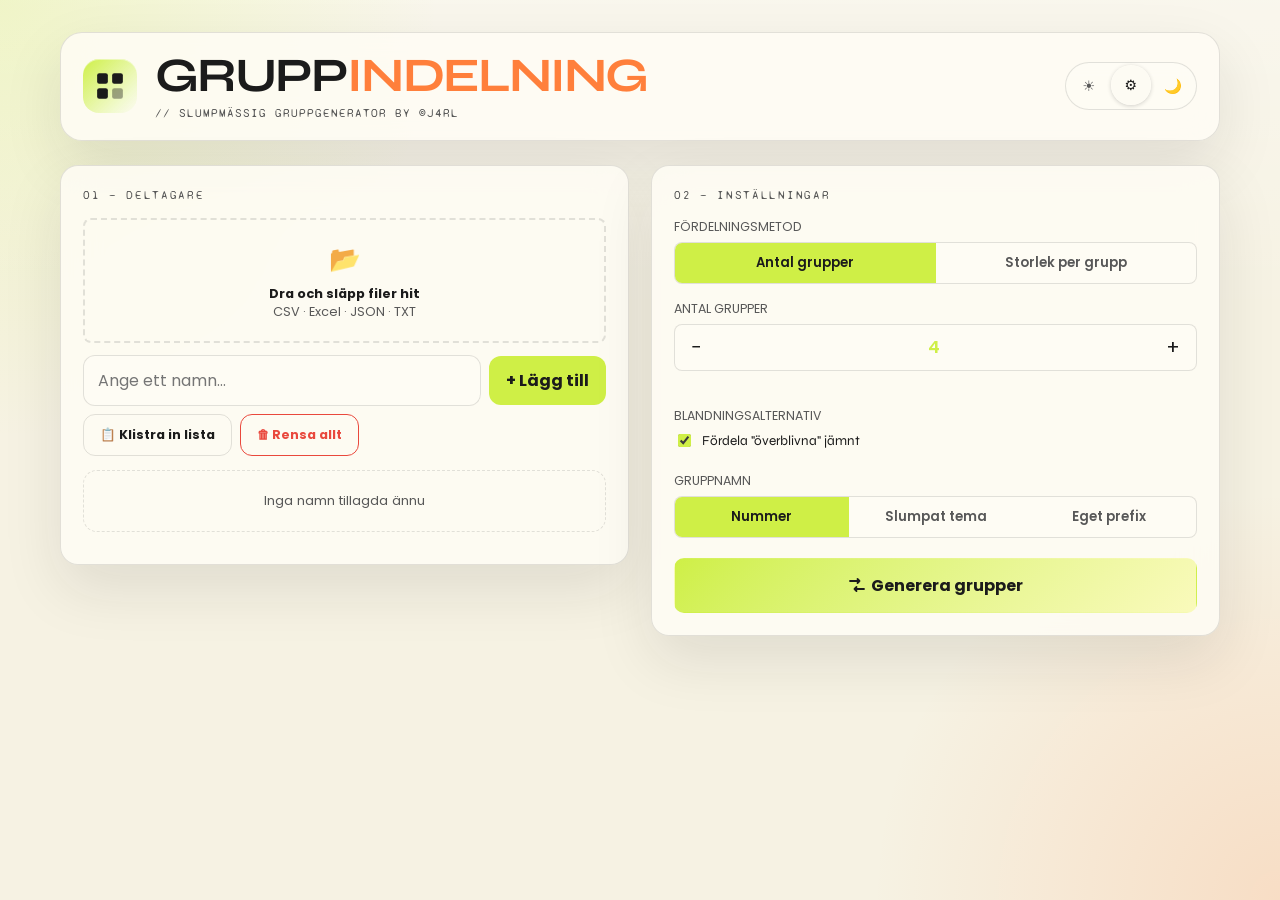
<file: index.html>
<!DOCTYPE html>
<html lang="sv" data-theme="auto">

<head>
  <meta charset="UTF-8">
  <meta name="viewport" content="width=device-width, initial-scale=1.0">
  <title>Gruppindelning</title>
  <link rel="stylesheet" href="style.css">
  <script src="app.js"></script>

</head>

<body>
  <div class="app">
    <header>
      <div class="logo-mark">
        <svg viewBox="0 0 28 28" fill="none">
          <rect x="2" y="2" width="10" height="10" rx="2" fill="currentColor" />
          <rect x="16" y="2" width="10" height="10" rx="2" fill="currentColor" />
          <rect x="2" y="16" width="10" height="10" rx="2" fill="currentColor" />
          <rect x="16" y="16" width="10" height="10" rx="2" fill="currentColor" opacity="0.4" />
        </svg>
      </div>
      <div>
        <h1>Grupp<span>indelning</span></h1>
        <div class="subtitle">// slumpmässig gruppgenerator by &copy;j4rl</div>
      </div>
      <div class="theme-toggle" id="themeToggle">
        <button onclick="setTheme('light')" title="Ljust läge">☀️</button>
        <button onclick="setTheme('auto')" title="Automatiskt">⚙️</button>
        <button onclick="setTheme('dark')" title="Mörkt läge">🌙</button>
      </div>
    </header>

    <div class="layout">
      <!-- Panel 1: Names -->
      <div class="panel">
        <div class="panel-title">01 — Deltagare</div>

        <!-- Import -->
        <div class="import-zone" id="dropZone">
          <input type="file" id="fileInput" accept=".csv,.xlsx,.xls,.json,.txt" multiple>
          <div class="import-icon">📂</div>
          <div class="import-text">
            <strong>Dra och släpp filer hit</strong><br>
            CSV · Excel · JSON · TXT
          </div>
        </div>

        <!-- Manual add -->
        <div class="name-input-row">
          <input type="text" id="nameInput" placeholder="Ange ett namn..." autocomplete="off">
          <button class="btn" onclick="addName()">+ Lägg till</button>
        </div>

        <!-- Bulk paste -->
        <div class="flex-row mt8">
          <button class="btn btn-ghost" onclick="togglePaste()" style="font-size:0.78rem;">📋 Klistra in lista</button>
          <button class="btn btn-ghost" onclick="clearAll()"
            style="font-size:0.78rem; color: var(--danger); border-color: var(--danger);">🗑 Rensa allt</button>
        </div>

        <div id="pasteArea" style="display:none; margin-top:10px;">
          <textarea id="pasteInput" placeholder="En rad per namn, eller kommaseparerat..."
            style="width:100%; height:90px; background:var(--surface2); border:1px solid var(--border); border-radius:8px; padding:10px; color:var(--text); font-family:'Syne Mono',monospace; font-size:0.82rem; resize:vertical; outline:none;"></textarea>
          <div class="flex-row mt8">
            <button class="btn" style="font-size:0.8rem;" onclick="importPaste()">Importera</button>
            <button class="btn btn-ghost" style="font-size:0.8rem;" onclick="togglePaste()">Avbryt</button>
          </div>
        </div>

        <!-- List -->
        <div id="nameList" class="name-list" style="margin-top:14px;">
          <div class="empty-state" id="emptyState">Inga namn tillagda ännu</div>
        </div>
        <div class="name-count" id="nameCount"></div>
      </div>

      <!-- Panel 2: Settings -->
      <div class="panel">
        <div class="panel-title">02 — Inställningar</div>

        <div class="settings-row">
          <div class="setting-item">
            <label>FÖRDELNINGSMETOD</label>
            <div class="mode-toggle">
              <button class="active" id="modeAntal" onclick="setMode('antal')">Antal grupper</button>
              <button id="modeStorlek" onclick="setMode('storlek')">Storlek per grupp</button>
            </div>
          </div>

          <div class="setting-item">
            <label id="numLabel">ANTAL GRUPPER</label>
            <div class="number-input-wrap">
              <button onclick="changeNum(-1)">−</button>
              <span id="numDisplay">4</span>
              <button onclick="changeNum(1)">+</button>
            </div>
            <div class="predict-text" id="predictText"></div>
          </div>

          <div class="setting-item">
            <label>BLANDNINGSALTERNATIV</label>
            <div style="display:flex; flex-direction:column; gap:6px;">
              <label
                style="display:flex; align-items:center; gap:8px; color:var(--text); cursor:pointer; font-family:'Syne',sans-serif; font-size:0.85rem;">
                <input type="checkbox" id="keepRemainder" checked style="accent-color: var(--accent);">
                Fördela "överblivna" jämnt
              </label>
            </div>
          </div>

          <div class="setting-item">
            <label>GRUPPNAMN</label>
            <div class="mode-toggle">
              <button class="active" id="nameStyleNum" onclick="setNameStyle('nummer')">Nummer</button>
              <button id="nameStyleTheme" onclick="setNameStyle('tema')">Slumpat tema</button>
              <button id="nameStyleCustom" onclick="setNameStyle('eget')">Eget prefix</button>
            </div>
            <div id="themePickerWrap" style="display:none; margin-top:10px;">
              <label
                style="font-size:0.72rem; color:var(--muted); font-family:'Syne Mono',monospace; display:block; margin-bottom:6px;">VÄLJ
                TEMA</label>
              <div style="display:flex; flex-wrap:wrap; gap:6px;" id="themePicker"></div>
            </div>
            <div id="customPrefixWrap" style="display:none; margin-top:10px;">
              <input type="text" id="customPrefix" placeholder="ex: Lag, Team, Klass..." style="width:100%;">
            </div>
          </div>
        </div>

        <div class="action-row">
          <button class="btn btn-big shuffle-btn" onclick="generateGroups()">
            <svg width="16" height="16" viewBox="0 0 16 16" fill="none">
              <path d="M1 4h9.5M10.5 4l-2-2m2 2-2 2M15 12H5.5m0 0 2 2m-2-2 2-2" stroke="currentColor" stroke-width="1.8"
                stroke-linecap="round" />
            </svg>
            Generera grupper
          </button>
        </div>
      </div>

      <!-- Results -->
      <div class="results-area panel" id="resultsArea">
        <div class="results-header">
          <div class="results-title">
            Resultat
            <span class="results-badge" id="resultsBadge">0 grupper</span>
          </div>
          <div class="copy-row">
            <button class="btn btn-ghost" style="font-size:0.78rem;" onclick="copyResult()">📋 Kopiera</button>
            <button class="btn btn-ghost" style="font-size:0.78rem;" onclick="downloadResult()">💾 Ladda ner</button>
            <button class="btn btn-ghost" style="font-size:0.78rem;" onclick="downloadPDF()">📄 PDF</button>
            <button class="btn shuffle-btn" style="font-size:0.78rem;" onclick="generateGroups()">
              <svg width="13" height="13" viewBox="0 0 16 16" fill="none">
                <path d="M1 4h9.5M10.5 4l-2-2m2 2-2 2M15 12H5.5m0 0 2 2m-2-2 2-2" stroke="currentColor"
                  stroke-width="1.8" stroke-linecap="round" />
              </svg>
              Blanda om
            </button>
          </div>
        </div>
        <div class="groups-grid" id="groupsGrid"></div>
        <div class="print-footer">Genererad av Gruppindelning &mdash; <span id="printDate"></span></div>
      </div>
    </div>
  </div>

  <div class="toast" id="toast"></div>

  <div id="importModal" class="ia-backdrop" style="display:none;" onclick="if(event.target===this)closeImportModal()">
    <div class="ia-modal">
      <div class="ia-modal-head">
        <span>📊 Importanalys</span>
        <button class="ia-close" onclick="closeImportModal()">×</button>
      </div>
      <div id="importModalBody" class="ia-modal-body"></div>
      <div class="ia-modal-foot">
        <button class="btn" onclick="confirmImport()">✓ Importera</button>
        <button class="btn btn-ghost" onclick="closeImportModal()">Avbryt</button>
      </div>
    </div>
  </div>
</body>

</html>
</file>
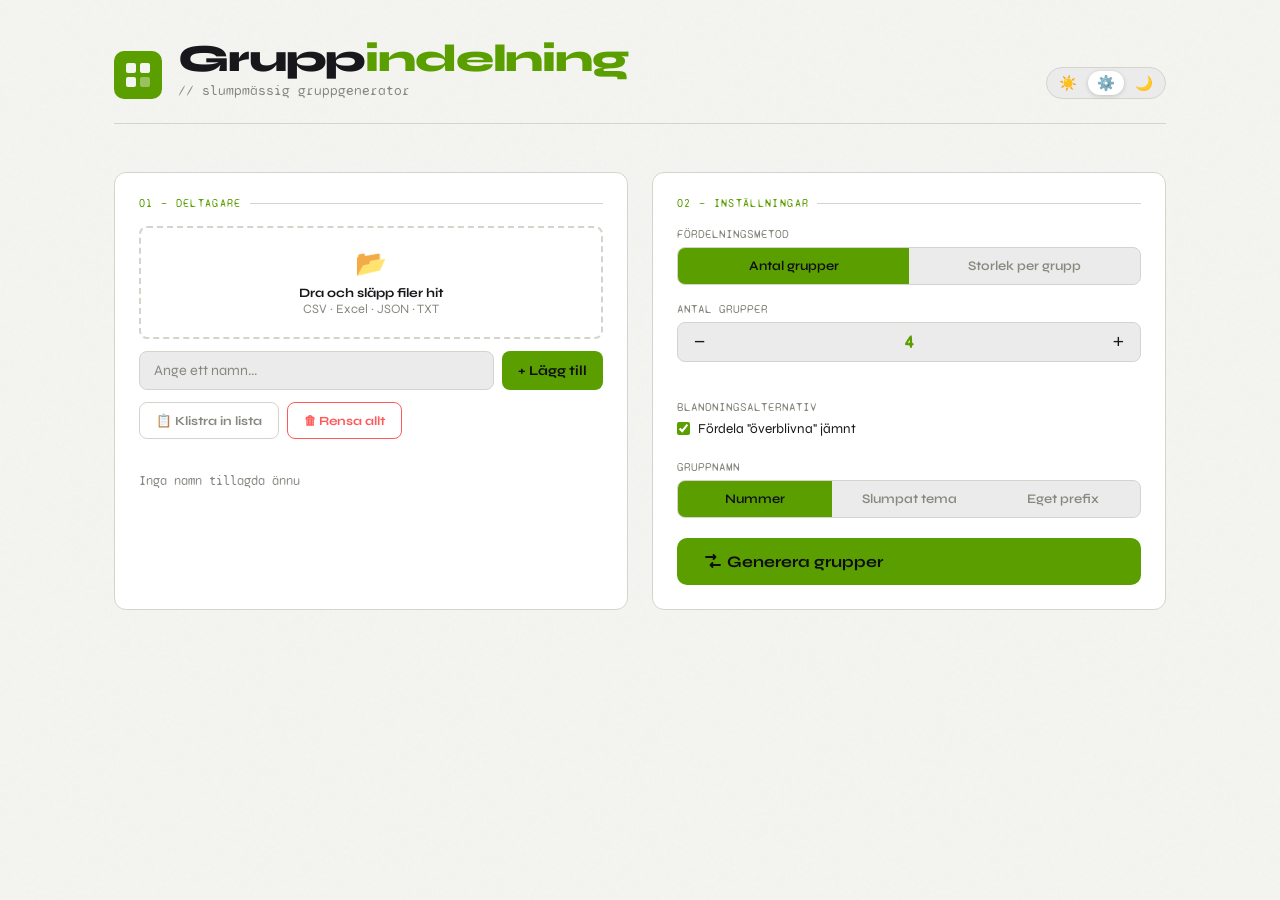
<file: gruppindelning.html>
<!DOCTYPE html>
<html lang="sv" data-theme="auto">
<head>
<meta charset="UTF-8">
<meta name="viewport" content="width=device-width, initial-scale=1.0">
<title>Gruppindelning</title>
<link href="https://fonts.googleapis.com/css2?family=Syne:wght@400;600;700;800&family=Syne+Mono&display=swap" rel="stylesheet">
<style>
  :root {
    --accent: #8fbc2a;
    --accent2: #7b61ff;
    --danger: #ff5a5a;
    --radius: 12px;
    /* dark defaults */
    --bg: #0e0e12;
    --surface: #16161d;
    --surface2: #1e1e28;
    --border: #2a2a38;
    --text: #f0f0f5;
    --muted: #6b6b80;
  }

  /* Light theme */
  [data-theme="light"] {
    --bg: #f4f4f0;
    --surface: #ffffff;
    --surface2: #ebebeb;
    --border: #d4d4cc;
    --text: #18181c;
    --muted: #888880;
    --accent: #5a9e00;
    --accent2: #5a3fd6;
  }

  /* Auto: follow OS */
  @media (prefers-color-scheme: light) {
    [data-theme="auto"] {
      --bg: #f4f4f0;
      --surface: #ffffff;
      --surface2: #ebebeb;
      --border: #d4d4cc;
      --text: #18181c;
      --muted: #888880;
      --accent: #5a9e00;
      --accent2: #5a3fd6;
    }
  }

  * { box-sizing: border-box; margin: 0; padding: 0; }

  body {
    background: var(--bg);
    color: var(--text);
    font-family: 'Syne', sans-serif;
    min-height: 100vh;
    overflow-x: hidden;
    transition: background 0.25s, color 0.25s;
  }

  /* Noise overlay */
  body::before {
    content: '';
    position: fixed;
    inset: 0;
    background-image: url("data:image/svg+xml,%3Csvg viewBox='0 0 256 256' xmlns='http://www.w3.org/2000/svg'%3E%3Cfilter id='noise'%3E%3CfeTurbulence type='fractalNoise' baseFrequency='0.9' numOctaves='4' stitchTiles='stitch'/%3E%3C/filter%3E%3Crect width='100%25' height='100%25' filter='url(%23noise)' opacity='0.04'/%3E%3C/svg%3E");
    pointer-events: none;
    z-index: 0;
    opacity: 0.6;
  }

  .app {
    position: relative;
    z-index: 1;
    max-width: 1100px;
    margin: 0 auto;
    padding: 40px 24px 80px;
  }

  header {
    display: flex;
    align-items: flex-end;
    gap: 16px;
    margin-bottom: 48px;
    border-bottom: 1px solid var(--border);
    padding-bottom: 24px;
  }

  .logo-mark {
    width: 48px;
    height: 48px;
    background: var(--accent);
    border-radius: 10px;
    display: grid;
    place-items: center;
    flex-shrink: 0;
    color: var(--bg);
  }

  .logo-mark svg { width: 28px; height: 28px; }

  h1 {
    font-size: clamp(1.6rem, 4vw, 2.4rem);
    font-weight: 800;
    letter-spacing: -0.03em;
    line-height: 1;
  }

  h1 span { color: var(--accent); }

  .subtitle {
    font-size: 0.85rem;
    color: var(--muted);
    margin-top: 4px;
    font-family: 'Syne Mono', monospace;
  }

  .layout {
    display: grid;
    grid-template-columns: 1fr 1fr;
    gap: 24px;
  }

  @media (max-width: 760px) {
    .layout { grid-template-columns: 1fr; }
  }

  .panel {
    background: var(--surface);
    border: 1px solid var(--border);
    border-radius: var(--radius);
    padding: 24px;
  }

  .panel-title {
    font-size: 0.7rem;
    font-family: 'Syne Mono', monospace;
    color: var(--accent);
    text-transform: uppercase;
    letter-spacing: 0.12em;
    margin-bottom: 16px;
    display: flex;
    align-items: center;
    gap: 8px;
  }

  .panel-title::after {
    content: '';
    flex: 1;
    height: 1px;
    background: var(--border);
  }

  /* Name input area */
  .name-input-row {
    display: flex;
    gap: 8px;
    margin-bottom: 12px;
  }

  input[type="text"] {
    flex: 1;
    background: var(--surface2);
    border: 1px solid var(--border);
    border-radius: 8px;
    padding: 10px 14px;
    color: var(--text);
    font-family: 'Syne', sans-serif;
    font-size: 0.9rem;
    outline: none;
    transition: border-color 0.2s;
  }

  input[type="text"]:focus {
    border-color: var(--accent);
  }

  input[type="text"]::placeholder { color: var(--muted); }

  .btn {
    display: inline-flex;
    align-items: center;
    gap: 6px;
    background: var(--accent);
    color: #0e0e12;
    border: none;
    border-radius: 8px;
    padding: 10px 16px;
    font-family: 'Syne', sans-serif;
    font-weight: 700;
    font-size: 0.85rem;
    cursor: pointer;
    transition: transform 0.1s, opacity 0.2s;
    white-space: nowrap;
  }

  .btn:hover { opacity: 0.88; }
  .btn:active { transform: scale(0.97); }

  .btn-ghost {
    background: transparent;
    color: var(--muted);
    border: 1px solid var(--border);
  }

  .btn-ghost:hover { color: var(--text); border-color: var(--muted); opacity: 1; }

  .btn-danger {
    background: transparent;
    color: var(--danger);
    border: 1px solid var(--danger);
  }

  .btn-danger:hover { background: var(--danger); color: white; opacity: 1; }

  .btn-accent2 {
    background: var(--accent2);
    color: white;
  }

  /* Import area */
  .import-zone {
    border: 2px dashed var(--border);
    border-radius: 8px;
    padding: 20px;
    text-align: center;
    cursor: pointer;
    transition: border-color 0.2s, background 0.2s;
    margin-bottom: 12px;
    position: relative;
  }

  .import-zone:hover, .import-zone.drag-over {
    border-color: var(--accent);
    background: rgba(200,240,60,0.04);
  }

  .import-zone input[type="file"] {
    position: absolute;
    inset: 0;
    opacity: 0;
    cursor: pointer;
  }

  .import-icon { font-size: 1.6rem; margin-bottom: 6px; }
  .import-text { font-size: 0.8rem; color: var(--muted); }
  .import-text strong { color: var(--text); }

  /* Name list */
  .name-list {
    display: flex;
    flex-wrap: wrap;
    gap: 6px;
    max-height: 220px;
    overflow-y: auto;
    margin-top: 4px;
  }

  .name-list::-webkit-scrollbar { width: 4px; }
  .name-list::-webkit-scrollbar-track { background: transparent; }
  .name-list::-webkit-scrollbar-thumb { background: var(--border); border-radius: 2px; }

  .name-tag {
    display: inline-flex;
    align-items: center;
    gap: 5px;
    background: var(--surface2);
    border: 1px solid var(--border);
    border-radius: 20px;
    padding: 4px 10px 4px 12px;
    font-size: 0.82rem;
    animation: tagIn 0.2s ease;
  }

  @keyframes tagIn {
    from { opacity: 0; transform: scale(0.85); }
    to { opacity: 1; transform: scale(1); }
  }

  .name-tag button {
    background: none;
    border: none;
    color: var(--muted);
    cursor: pointer;
    font-size: 0.9rem;
    line-height: 1;
    padding: 0;
    transition: color 0.15s;
  }

  .name-tag button:hover { color: var(--danger); }

  .name-count {
    font-family: 'Syne Mono', monospace;
    font-size: 0.75rem;
    color: var(--muted);
    margin-top: 10px;
  }

  .name-count span { color: var(--accent); font-weight: 600; }

  /* Settings */
  .settings-row {
    display: flex;
    flex-direction: column;
    gap: 16px;
    margin-bottom: 20px;
  }

  .setting-item label {
    display: block;
    font-size: 0.78rem;
    color: var(--muted);
    margin-bottom: 6px;
    font-family: 'Syne Mono', monospace;
  }

  .mode-toggle {
    display: flex;
    background: var(--surface2);
    border: 1px solid var(--border);
    border-radius: 8px;
    overflow: hidden;
  }

  .mode-toggle button {
    flex: 1;
    background: none;
    border: none;
    color: var(--muted);
    font-family: 'Syne', sans-serif;
    font-size: 0.82rem;
    font-weight: 600;
    padding: 10px;
    cursor: pointer;
    transition: background 0.2s, color 0.2s;
  }

  .mode-toggle button.active {
    background: var(--accent);
    color: #0e0e12;
  }

  .number-input-wrap {
    display: flex;
    align-items: center;
    background: var(--surface2);
    border: 1px solid var(--border);
    border-radius: 8px;
    overflow: hidden;
  }

  .number-input-wrap button {
    background: none;
    border: none;
    color: var(--text);
    font-size: 1.2rem;
    padding: 8px 16px;
    cursor: pointer;
    transition: background 0.15s;
  }

  .number-input-wrap button:hover { background: var(--border); }

  .number-input-wrap span {
    flex: 1;
    text-align: center;
    font-family: 'Syne Mono', monospace;
    font-size: 1.1rem;
    font-weight: 600;
    color: var(--accent);
  }

  .predict-text {
    font-size: 0.75rem;
    color: var(--muted);
    font-family: 'Syne Mono', monospace;
    margin-top: 6px;
    min-height: 1.2em;
  }

  .predict-text strong { color: var(--text); }

  /* Actions */
  .action-row {
    display: flex;
    gap: 8px;
    flex-wrap: wrap;
  }

  .btn-big {
    padding: 14px 28px;
    font-size: 1rem;
    border-radius: 10px;
    flex: 1;
  }

  /* Results */
  .results-area {
    grid-column: 1 / -1;
    display: none;
  }

  .results-area.visible { display: block; }

  .results-header {
    display: flex;
    align-items: center;
    justify-content: space-between;
    margin-bottom: 20px;
    flex-wrap: wrap;
    gap: 12px;
  }

  .results-title {
    font-size: 1.1rem;
    font-weight: 700;
    display: flex;
    align-items: center;
    gap: 10px;
  }

  .results-badge {
    background: var(--accent);
    color: #0e0e12;
    font-size: 0.7rem;
    font-family: 'Syne Mono', monospace;
    padding: 3px 8px;
    border-radius: 20px;
    font-weight: 700;
  }

  .groups-grid {
    display: grid;
    grid-template-columns: repeat(auto-fill, minmax(180px, 1fr));
    gap: 16px;
  }

  .group-card {
    background: var(--surface);
    border: 1px solid var(--border);
    border-radius: var(--radius);
    overflow: hidden;
    animation: cardIn 0.3s ease both;
  }

  @keyframes cardIn {
    from { opacity: 0; transform: translateY(12px); }
    to { opacity: 1; transform: translateY(0); }
  }

  .group-header {
    padding: 10px 14px;
    font-size: 0.7rem;
    font-family: 'Syne Mono', monospace;
    font-weight: 600;
    letter-spacing: 0.08em;
    border-bottom: 1px solid var(--border);
    display: flex;
    align-items: center;
    justify-content: space-between;
  }

  .group-num {
    color: var(--accent);
  }

  .group-size {
    color: var(--muted);
    font-size: 0.65rem;
  }

  .group-members {
    padding: 10px 14px;
    display: flex;
    flex-direction: column;
    gap: 5px;
  }

  .member {
    font-size: 0.88rem;
    display: flex;
    align-items: center;
    gap: 6px;
    padding: 3px 0;
    border-bottom: 1px solid var(--border);
  }

  .member:last-child { border-bottom: none; }

  .member-dot {
    width: 6px;
    height: 6px;
    border-radius: 50%;
    background: var(--accent2);
    flex-shrink: 0;
  }

  /* Toast */
  .toast {
    position: fixed;
    bottom: 32px;
    left: 50%;
    transform: translateX(-50%) translateY(80px);
    background: var(--surface2);
    border: 1px solid var(--border);
    color: var(--text);
    font-family: 'Syne Mono', monospace;
    font-size: 0.82rem;
    padding: 12px 20px;
    border-radius: 40px;
    z-index: 100;
    transition: transform 0.3s cubic-bezier(0.34, 1.56, 0.64, 1);
    pointer-events: none;
    white-space: nowrap;
  }

  .toast.show { transform: translateX(-50%) translateY(0); }

  /* Print / PDF styles */
  @media print {
    @page { margin: 20mm 18mm; size: A4; }
    body { background: white !important; color: #111 !important; }
    body::before { display: none; }
    .app { padding: 0; max-width: 100%; }
    header, .layout > .panel:not(.results-area) { display: none !important; }
    .results-area {
      display: block !important;
      border: none !important;
      background: white !important;
      padding: 0 !important;
      grid-column: auto !important;
    }
    .results-header { margin-bottom: 14mm; }
    .results-title { font-size: 18pt; color: #111 !important; }
    .results-badge { background: #111 !important; color: white !important; font-size: 8pt; }
    .copy-row { display: none !important; }
    .groups-grid { grid-template-columns: repeat(3, 1fr); gap: 8mm; }
    .group-card {
      background: white !important;
      border: 1.5pt solid #ccc !important;
      border-radius: 6pt;
      break-inside: avoid;
      page-break-inside: avoid;
    }
    .group-header {
      background: #f5f5f5 !important;
      padding: 6pt 10pt !important;
      border-bottom: 1pt solid #ddd !important;
    }
    .group-num { font-size: 8pt !important; }
    .group-size { font-size: 7pt !important; color: #666 !important; }
    .group-members { padding: 6pt 10pt !important; }
    .member { font-size: 9pt !important; color: #111 !important; border-bottom: 0.5pt solid #eee !important; padding: 2pt 0 !important; }
    .member-dot { background: #555 !important; }
    .print-footer { display: block !important; }
    * { -webkit-print-color-adjust: exact; print-color-adjust: exact; }
  }
  .print-footer {
    display: none;
    text-align: center;
    margin-top: 14mm;
    font-size: 7pt;
    color: #aaa;
    font-family: monospace;
  }

  .theme-btn {
    background: var(--surface2);
    border: 1px solid var(--border);
    border-radius: 6px;
    color: var(--text);
    font-family: 'Syne', sans-serif;
    font-size: 0.78rem;
    padding: 5px 10px;
    cursor: pointer;
    transition: border-color 0.15s, background 0.15s;
    white-space: nowrap;
  }
  .theme-btn:hover { border-color: var(--muted); }
  .theme-btn.active { border-color: var(--accent); background: rgba(200,240,60,0.1); color: var(--accent); }

  /* Utility */
  .flex-row { display: flex; gap: 8px; align-items: center; }
  .mt8 { margin-top: 8px; }
  .empty-state { color: var(--muted); font-size: 0.82rem; padding: 20px 0; text-align: center; font-family: 'Syne Mono', monospace; }

  .copy-row { display: flex; gap: 8px; flex-wrap: wrap; }

  .shuffle-btn {
    display: flex;
    align-items: center;
    gap: 6px;
  }

  .shuffle-btn svg {
    transition: transform 0.4s;
  }
  .shuffle-btn:hover svg { transform: rotate(180deg); }

  /* Theme toggle */
  .theme-toggle {
    display: flex;
    align-items: center;
    background: var(--surface2);
    border: 1px solid var(--border);
    border-radius: 30px;
    padding: 3px;
    gap: 2px;
    margin-left: auto;
  }

  .theme-toggle button {
    background: none;
    border: none;
    border-radius: 24px;
    padding: 5px 9px;
    cursor: pointer;
    font-size: 0.9rem;
    line-height: 1;
    color: var(--muted);
    transition: background 0.18s, color 0.18s;
  }

  .theme-toggle button.active {
    background: var(--surface);
    color: var(--text);
    box-shadow: 0 1px 4px rgba(0,0,0,0.18);
  }

  [data-theme="light"] .theme-toggle button.active {
    box-shadow: 0 1px 4px rgba(0,0,0,0.10);
  }
</style>
</head>
<body>
<div class="app">
  <header>
    <div class="logo-mark">
      <svg viewBox="0 0 28 28" fill="none">
        <rect x="2" y="2" width="10" height="10" rx="2" fill="currentColor"/>
        <rect x="16" y="2" width="10" height="10" rx="2" fill="currentColor"/>
        <rect x="2" y="16" width="10" height="10" rx="2" fill="currentColor"/>
        <rect x="16" y="16" width="10" height="10" rx="2" fill="currentColor" opacity="0.4"/>
      </svg>
    </div>
    <div>
      <h1>Grupp<span>indelning</span></h1>
      <div class="subtitle">// slumpmässig gruppgenerator</div>
    </div>
    <div class="theme-toggle" id="themeToggle">
      <button onclick="setTheme('light')" title="Ljust läge">☀️</button>
      <button onclick="setTheme('auto')"  title="Automatiskt">⚙️</button>
      <button onclick="setTheme('dark')"  title="Mörkt läge">🌙</button>
    </div>
  </header>

  <div class="layout">
    <!-- Panel 1: Names -->
    <div class="panel">
      <div class="panel-title">01 — Deltagare</div>

      <!-- Import -->
      <div class="import-zone" id="dropZone">
        <input type="file" id="fileInput" accept=".csv,.xlsx,.xls,.json,.txt" multiple>
        <div class="import-icon">📂</div>
        <div class="import-text">
          <strong>Dra och släpp filer hit</strong><br>
          CSV · Excel · JSON · TXT
        </div>
      </div>

      <!-- Manual add -->
      <div class="name-input-row">
        <input type="text" id="nameInput" placeholder="Ange ett namn..." autocomplete="off">
        <button class="btn" onclick="addName()">+ Lägg till</button>
      </div>

      <!-- Bulk paste -->
      <div class="flex-row mt8">
        <button class="btn btn-ghost" onclick="togglePaste()" style="font-size:0.78rem;">📋 Klistra in lista</button>
        <button class="btn btn-ghost" onclick="clearAll()" style="font-size:0.78rem; color: var(--danger); border-color: var(--danger);">🗑 Rensa allt</button>
      </div>

      <div id="pasteArea" style="display:none; margin-top:10px;">
        <textarea id="pasteInput" placeholder="En rad per namn, eller kommaseparerat..."
          style="width:100%; height:90px; background:var(--surface2); border:1px solid var(--border); border-radius:8px; padding:10px; color:var(--text); font-family:'Syne Mono',monospace; font-size:0.82rem; resize:vertical; outline:none;"></textarea>
        <div class="flex-row mt8">
          <button class="btn" style="font-size:0.8rem;" onclick="importPaste()">Importera</button>
          <button class="btn btn-ghost" style="font-size:0.8rem;" onclick="togglePaste()">Avbryt</button>
        </div>
      </div>

      <!-- List -->
      <div id="nameList" class="name-list" style="margin-top:14px;">
        <div class="empty-state" id="emptyState">Inga namn tillagda ännu</div>
      </div>
      <div class="name-count" id="nameCount"></div>
    </div>

    <!-- Panel 2: Settings -->
    <div class="panel">
      <div class="panel-title">02 — Inställningar</div>

      <div class="settings-row">
        <div class="setting-item">
          <label>FÖRDELNINGSMETOD</label>
          <div class="mode-toggle">
            <button class="active" id="modeAntal" onclick="setMode('antal')">Antal grupper</button>
            <button id="modeStorlek" onclick="setMode('storlek')">Storlek per grupp</button>
          </div>
        </div>

        <div class="setting-item">
          <label id="numLabel">ANTAL GRUPPER</label>
          <div class="number-input-wrap">
            <button onclick="changeNum(-1)">−</button>
            <span id="numDisplay">4</span>
            <button onclick="changeNum(1)">+</button>
          </div>
          <div class="predict-text" id="predictText"></div>
        </div>

        <div class="setting-item">
          <label>BLANDNINGSALTERNATIV</label>
          <div style="display:flex; flex-direction:column; gap:6px;">
            <label style="display:flex; align-items:center; gap:8px; color:var(--text); cursor:pointer; font-family:'Syne',sans-serif; font-size:0.85rem;">
              <input type="checkbox" id="keepRemainder" checked style="accent-color: var(--accent);">
              Fördela "överblivna" jämnt
            </label>
          </div>
        </div>

        <div class="setting-item">
          <label>GRUPPNAMN</label>
          <div class="mode-toggle">
            <button class="active" id="nameStyleNum" onclick="setNameStyle('nummer')">Nummer</button>
            <button id="nameStyleTheme" onclick="setNameStyle('tema')">Slumpat tema</button>
            <button id="nameStyleCustom" onclick="setNameStyle('eget')">Eget prefix</button>
          </div>
          <div id="themePickerWrap" style="display:none; margin-top:10px;">
            <label style="font-size:0.72rem; color:var(--muted); font-family:'Syne Mono',monospace; display:block; margin-bottom:6px;">VÄLJ TEMA</label>
            <div style="display:flex; flex-wrap:wrap; gap:6px;" id="themePicker"></div>
          </div>
          <div id="customPrefixWrap" style="display:none; margin-top:10px;">
            <input type="text" id="customPrefix" placeholder="ex: Lag, Team, Klass..." style="width:100%;">
          </div>
        </div>
      </div>

      <div class="action-row">
        <button class="btn btn-big shuffle-btn" onclick="generateGroups()">
          <svg width="16" height="16" viewBox="0 0 16 16" fill="none">
            <path d="M1 4h9.5M10.5 4l-2-2m2 2-2 2M15 12H5.5m0 0 2 2m-2-2 2-2" stroke="currentColor" stroke-width="1.8" stroke-linecap="round"/>
          </svg>
          Generera grupper
        </button>
      </div>
    </div>

    <!-- Results -->
    <div class="results-area panel" id="resultsArea">
      <div class="results-header">
        <div class="results-title">
          Resultat
          <span class="results-badge" id="resultsBadge">0 grupper</span>
        </div>
        <div class="copy-row">
          <button class="btn btn-ghost" style="font-size:0.78rem;" onclick="copyResult()">📋 Kopiera</button>
          <button class="btn btn-ghost" style="font-size:0.78rem;" onclick="downloadResult()">💾 Ladda ner</button>
          <button class="btn btn-ghost" style="font-size:0.78rem;" onclick="downloadPDF()">📄 PDF</button>
          <button class="btn shuffle-btn" style="font-size:0.78rem;" onclick="generateGroups()">
            <svg width="13" height="13" viewBox="0 0 16 16" fill="none">
              <path d="M1 4h9.5M10.5 4l-2-2m2 2-2 2M15 12H5.5m0 0 2 2m-2-2 2-2" stroke="currentColor" stroke-width="1.8" stroke-linecap="round"/>
            </svg>
            Blanda om
          </button>
        </div>
      </div>
      <div class="groups-grid" id="groupsGrid"></div>
      <div class="print-footer">Genererad av Gruppindelning &mdash; <span id="printDate"></span></div>
    </div>
  </div>
</div>

<div class="toast" id="toast"></div>

<script>
// --- Theme ---
function setTheme(t) {
  document.documentElement.setAttribute('data-theme', t);
  localStorage.setItem('theme', t);
  document.querySelectorAll('#themeToggle button').forEach((btn, i) => {
    btn.classList.toggle('active', ['light','auto','dark'][i] === t);
  });
}
(function initTheme() {
  const saved = localStorage.getItem('theme') || 'auto';
  setTheme(saved);
})();

// --- State ---
let names = [];
let mode = 'antal'; // 'antal' | 'storlek'
let numValue = 4;
let nameStyle = 'nummer'; // 'nummer' | 'tema' | 'eget'
let activeTheme = 'djur';

const THEMES = {
  'djur':     { label: '🐾 Djur',      words: ['Räven','Björnen','Vargen','Örnen','Tigern','Lejonet','Delfinen','Falken','Lodjuret','Älgen','Hajen','Korpen','Puman','Gazelln','Bävern','Igelkotten','Flodhästen','Geparden','Zebran','Pingvinen'] },
  'rymden':   { label: '🚀 Rymden',    words: ['Orion','Nebula','Cassini','Hubble','Apollo','Sirius','Vega','Polaris','Andromeda','Titan','Aurora','Cosmos','Lyra','Cygnus','Altair','Rigel','Antares','Deneb','Proxima','Quasar'] },
  'natur':    { label: '🌿 Natur',     words: ['Granen','Eken','Björken','Tallens','Aspen','Linden','Almens','Rönnens','Hasselns','Bokens','Viden','Sälgens','Enens','Häggns','Forsens','Sjöns','Flodens','Bergets','Dalens','Slättens'] },
  'mat':      { label: '🍕 Mat',       words: ['Pizzan','Tacos','Sushis','Burgarn','Pastas','Waffle','Muffins','Tårtan','Noodles','Curryn','Falafel','Paninis','Ramen','Gazpacho','Risotton','Crêpen','Wonton','Burritos','Tzatziki','Fondue'] },
  'färger':   { label: '🎨 Färger',    words: ['Kobolt','Scarlet','Safran','Smaragd','Karmin','Indigo','Cerise','Amber','Lavendel','Korall','Turkos','Purpur','Citrin','Azur','Magenta','Ocker','Sepia','Jade','Perla','Karminröd'] },
  'sport':    { label: '⚽ Sport',     words: ['Sprinters','Titans','Eagles','Phoenix','Vipers','Wolves','Sharks','Falcons','Storm','Blazers','Knights','Raiders','Comets','Thunder','Legends','Rebels','Warriors','Rangers','Hunters','Strikers'] },
  'musik':    { label: '🎵 Musik',     words: ['Allegro','Fortissimo','Staccato','Vibrato','Crescendo','Adagio','Pizzicato','Fermata','Serenad','Overtyren','Balladen','Sonatens','Rapsodi','Preludium','Nocturne','Etyd','Kadensen','Fuga','Arion','Legato'] },
  'mytologi': { label: '⚡ Mytologi',  words: ['Zevs','Ares','Hermes','Poseidon','Athena','Apollo','Artemis','Hestia','Hefaist','Demeter','Dionys','Hades','Nyx','Iris','Nemesis','Eros','Titan','Kronos','Helios','Selene'] },
};

function setNameStyle(style) {
  nameStyle = style;
  const idMap = { 'nummer': 'nameStyleNum', 'tema': 'nameStyleTheme', 'eget': 'nameStyleCustom' };
  Object.values(idMap).forEach(id => document.getElementById(id).classList.remove('active'));
  document.getElementById(idMap[style]).classList.add('active');
  document.getElementById('themePickerWrap').style.display = style === 'tema' ? 'block' : 'none';
  document.getElementById('customPrefixWrap').style.display = style === 'eget' ? 'block' : 'none';
}

function buildThemePicker() {
  const picker = document.getElementById('themePicker');
  Object.entries(THEMES).forEach(([key, val]) => {
    const btn = document.createElement('button');
    btn.className = 'theme-btn' + (key === activeTheme ? ' active' : '');
    btn.textContent = val.label;
    btn.onclick = () => {
      activeTheme = key;
      picker.querySelectorAll('.theme-btn').forEach(b => b.classList.remove('active'));
      btn.classList.add('active');
    };
    picker.appendChild(btn);
  });
}

function getGroupName(i, total) {
  if (nameStyle === 'nummer') return `GRUPP ${i + 1}`;
  if (nameStyle === 'eget') {
    const prefix = document.getElementById('customPrefix').value.trim() || 'Grupp';
    return `${prefix} ${i + 1}`;
  }
  if (nameStyle === 'tema') {
    const pool = THEMES[activeTheme].words;
    // Pre-shuffle pool for this generation, stored in window._themePool
    if (!window._themePool) window._themePool = [...pool].sort(() => Math.random() - 0.5);
    return window._themePool[i % pool.length];
  }
  return `GRUPP ${i + 1}`;
}

// --- Name Management ---
function addName(n) {
  const input = document.getElementById('nameInput');
  const name = (n || input.value).trim();
  if (!name) return;
  if (names.includes(name)) { showToast(`"${name}" finns redan`); input.value = ''; return; }
  names.push(name);
  input.value = '';
  renderNames();
  updatePredict();
}

function removeName(i) {
  names.splice(i, 1);
  renderNames();
  updatePredict();
}

function clearAll() {
  if (!names.length) return;
  names = [];
  renderNames();
  updatePredict();
  document.getElementById('resultsArea').classList.remove('visible');
}

function renderNames() {
  const list = document.getElementById('nameList');
  const empty = document.getElementById('emptyState');
  const count = document.getElementById('nameCount');
  list.innerHTML = '';
  if (!names.length) {
    list.appendChild(empty);
    count.innerHTML = '';
    return;
  }
  names.forEach((n, i) => {
    const tag = document.createElement('div');
    tag.className = 'name-tag';
    tag.innerHTML = `${n}<button onclick="removeName(${i})" title="Ta bort">×</button>`;
    list.appendChild(tag);
  });
  count.innerHTML = `Totalt: <span>${names.length}</span> deltagare`;
}

// --- Import ---
document.getElementById('nameInput').addEventListener('keydown', e => { if (e.key === 'Enter') addName(); });

document.getElementById('fileInput').addEventListener('change', e => {
  Array.from(e.target.files).forEach(handleFile);
  e.target.value = '';
});

const dropZone = document.getElementById('dropZone');
dropZone.addEventListener('dragover', e => { e.preventDefault(); dropZone.classList.add('drag-over'); });
dropZone.addEventListener('dragleave', () => dropZone.classList.remove('drag-over'));
dropZone.addEventListener('drop', e => {
  e.preventDefault();
  dropZone.classList.remove('drag-over');
  Array.from(e.dataTransfer.files).forEach(handleFile);
});

function handleFile(file) {
  const ext = file.name.split('.').pop().toLowerCase();
  const reader = new FileReader();

  if (ext === 'json') {
    reader.onload = e => {
      try {
        const data = JSON.parse(e.target.result);
        const arr = Array.isArray(data) ? data : Object.values(data).flat();
        arr.forEach(v => { const s = String(v).trim(); if (s) addUnique(s); });
        showToast(`✓ ${file.name} importerad`);
        updatePredict();
      } catch { showToast('Ogiltig JSON-fil'); }
    };
    reader.readAsText(file);
  } else if (ext === 'txt') {
    reader.onload = e => {
      e.target.result.split(/[\n,]+/).forEach(n => { const s = n.trim(); if (s) addUnique(s); });
      showToast(`✓ ${file.name} importerad`);
      renderNames(); updatePredict();
    };
    reader.readAsText(file);
  } else if (ext === 'csv') {
    reader.onload = e => {
      const lines = e.target.result.split('\n');
      lines.forEach(line => {
        line.split(',').forEach(cell => { const s = cell.replace(/"/g, '').trim(); if (s) addUnique(s); });
      });
      showToast(`✓ ${file.name} importerad`);
      renderNames(); updatePredict();
    };
    reader.readAsText(file);
  } else if (ext === 'xlsx' || ext === 'xls') {
    reader.onload = e => {
      try {
        // Simple XLSX text extraction fallback (without library)
        showToast('Excel: använd CSV-export för bästa resultat');
      } catch { showToast('Kunde inte läsa Excel-fil'); }
    };
    reader.readAsArrayBuffer(file);

    // Try to load SheetJS dynamically
    if (!window.XLSX) {
      const script = document.createElement('script');
      script.src = 'https://cdnjs.cloudflare.com/ajax/libs/xlsx/0.18.5/xlsx.full.min.js';
      script.onload = () => {
        const reader2 = new FileReader();
        reader2.onload = e2 => {
          const wb = XLSX.read(new Uint8Array(e2.target.result), { type: 'array' });
          wb.SheetNames.forEach(sn => {
            const sheet = XLSX.utils.sheet_to_json(wb.Sheets[sn], { header: 1 });
            sheet.flat().forEach(v => { const s = String(v).trim(); if (s && s !== 'undefined') addUnique(s); });
          });
          showToast(`✓ ${file.name} importerad`);
          renderNames(); updatePredict();
        };
        reader2.readAsArrayBuffer(file);
      };
      document.head.appendChild(script);
    } else {
      const reader2 = new FileReader();
      reader2.onload = e2 => {
        const wb = XLSX.read(new Uint8Array(e2.target.result), { type: 'array' });
        wb.SheetNames.forEach(sn => {
          const sheet = XLSX.utils.sheet_to_json(wb.Sheets[sn], { header: 1 });
          sheet.flat().forEach(v => { const s = String(v).trim(); if (s && s !== 'undefined') addUnique(s); });
        });
        showToast(`✓ ${file.name} importerad`);
        renderNames(); updatePredict();
      };
      reader2.readAsArrayBuffer(file);
    }
  } else {
    showToast('Filformat stöds ej');
  }
}

function addUnique(name) {
  if (name && !names.includes(name)) names.push(name);
}

function togglePaste() {
  const area = document.getElementById('pasteArea');
  area.style.display = area.style.display === 'none' ? 'block' : 'none';
}

function importPaste() {
  const text = document.getElementById('pasteInput').value;
  text.split(/[\n,]+/).forEach(n => { const s = n.trim(); if (s) addUnique(s); });
  document.getElementById('pasteInput').value = '';
  togglePaste();
  renderNames(); updatePredict();
  showToast(`✓ Namn importerade`);
}

// --- Settings ---
function setMode(m) {
  mode = m;
  document.getElementById('modeAntal').classList.toggle('active', m === 'antal');
  document.getElementById('modeStorlek').classList.toggle('active', m === 'storlek');
  document.getElementById('numLabel').textContent = m === 'antal' ? 'ANTAL GRUPPER' : 'STORLEK PER GRUPP';
  updatePredict();
}

function changeNum(d) {
  numValue = Math.max(1, numValue + d);
  document.getElementById('numDisplay').textContent = numValue;
  updatePredict();
}

function updatePredict() {
  const p = document.getElementById('predictText');
  const n = names.length;
  if (!n) { p.textContent = ''; return; }
  if (mode === 'antal') {
    if (numValue > n) { p.innerHTML = `⚠ Fler grupper än deltagare`; return; }
    const base = Math.floor(n / numValue);
    const rem = n % numValue;
    if (rem === 0) p.innerHTML = `→ <strong>${numValue} grupper</strong> med <strong>${base} pers</strong> var`;
    else p.innerHTML = `→ <strong>${numValue} grupper</strong>: ${numValue - rem}×${base} och ${rem}×${base + 1} pers`;
  } else {
    if (numValue > n) { p.innerHTML = `⚠ Storlek större än antal deltagare`; return; }
    const g = Math.ceil(n / numValue);
    p.innerHTML = `→ <strong>${g} grupper</strong> med upp till <strong>${numValue} pers</strong>`;
  }
}

// --- Generate ---
function generateGroups() {
  if (!names.length) { showToast('Lägg till namn först!'); return; }

  const shuffled = [...names].sort(() => Math.random() - 0.5);
  let groups = [];

  if (mode === 'antal') {
    if (numValue > shuffled.length) { showToast('Fler grupper än deltagare!'); return; }
    const base = Math.floor(shuffled.length / numValue);
    const rem = shuffled.length % numValue;
    let idx = 0;
    for (let i = 0; i < numValue; i++) {
      const size = base + (i < rem ? 1 : 0);
      groups.push(shuffled.slice(idx, idx + size));
      idx += size;
    }
  } else {
    if (numValue > shuffled.length) { showToast('Storlek större än antal deltagare!'); return; }
    const numGroups = Math.ceil(shuffled.length / numValue);
    const keep = document.getElementById('keepRemainder').checked;
    if (keep) {
      // Distribute evenly like mode=antal but with numGroups
      const base = Math.floor(shuffled.length / numGroups);
      const rem = shuffled.length % numGroups;
      let idx = 0;
      for (let i = 0; i < numGroups; i++) {
        const size = base + (i < rem ? 1 : 0);
        groups.push(shuffled.slice(idx, idx + size));
        idx += size;
      }
    } else {
      for (let i = 0; i < shuffled.length; i += numValue) {
        groups.push(shuffled.slice(i, i + numValue));
      }
    }
  }

  renderGroups(groups);
}

function renderGroups(groups) {
  const area = document.getElementById('resultsArea');
  const grid = document.getElementById('groupsGrid');
  const badge = document.getElementById('resultsBadge');

  area.classList.add('visible');
  badge.textContent = `${groups.length} grupper`;
  grid.innerHTML = '';

  // Reset theme pool for fresh shuffle each generation
  const pool = THEMES[activeTheme]?.words || [];
  window._themePool = [...pool].sort(() => Math.random() - 0.5);

  const colors = ['#c8f03c', '#7b61ff', '#ff9d3c', '#3cf0e0', '#ff5a9d', '#3c9dff', '#ff3c3c', '#a3ff8a'];

  groups.forEach((members, i) => {
    const card = document.createElement('div');
    card.className = 'group-card';
    card.style.animationDelay = `${i * 0.04}s`;

    const color = colors[i % colors.length];
    const groupName = getGroupName(i, groups.length);
    card.innerHTML = `
      <div class="group-header" style="border-left: 3px solid ${color};">
        <span class="group-num">${groupName}</span>
        <span class="group-size">${members.length} pers</span>
      </div>
      <div class="group-members">
        ${members.map(m => `<div class="member"><div class="member-dot" style="background:${color};"></div>${m}</div>`).join('')}
      </div>
    `;
    grid.appendChild(card);
  });

  area.scrollIntoView({ behavior: 'smooth', block: 'start' });
  window._lastGroups = groups;
}

// --- Export ---
function copyResult() {
  if (!window._lastGroups) return;
  // Rebuild names using same pool
  const pool = THEMES[activeTheme]?.words || [];
  window._themePool = [...(window._lastThemePool || pool)];
  const text = window._lastGroups.map((g, i) => `${getGroupName(i, window._lastGroups.length)}:\n${g.join('\n')}`).join('\n\n');
  navigator.clipboard.writeText(text).then(() => showToast('✓ Kopierat till urklipp'));
}

function downloadResult() {
  if (!window._lastGroups) return;
  const text = window._lastGroups.map((g, i) => `${getGroupName(i, window._lastGroups.length)}:\n${g.join('\n')}`).join('\n\n');
  const blob = new Blob([text], { type: 'text/plain;charset=utf-8' });
  const a = document.createElement('a');
  a.href = URL.createObjectURL(blob);
  a.download = 'grupper.txt';
  a.click();
  showToast('✓ Fil nedladdad');
}

function downloadPDF() {
  if (!window._lastGroups) return;
  document.getElementById('printDate').textContent = new Date().toLocaleDateString('sv-SE');
  window.print();
}
function showToast(msg) {
  const t = document.getElementById('toast');
  t.textContent = msg;
  t.classList.add('show');
  setTimeout(() => t.classList.remove('show'), 2200);
}

// Init
buildThemePicker();
renderNames();
updatePredict();
</script>
</body>
</html>
</file>
<file: style.css>
@import url('https://fonts.googleapis.com/css2?family=Poppins:wght@400;500;600;700;800&family=Syne:wght@500;600;700;800&family=Syne+Mono&display=swap');

  @layer base, print;

  @layer base {

      :root {
          --font: 'Poppins', system-ui, sans-serif;
          --font-display: 'Syne', sans-serif;
          --font-mono: 'Syne Mono', monospace;
          --bg: oklch(0.96 0.02 95);
          --surface: oklch(0.99 0.01 95 / 0.88);
          --surface2: oklch(0.99 0.01 95 / 0.65);
          --text: oklch(0.22 0 0);
          --muted: oklch(0.46 0 0);
          --border: oklch(0.22 0 0 / 0.12);
          --accent: oklch(0.9 0.19 120);
          --accent2: oklch(0.74 0.18 45);
          --danger: oklch(0.63 0.2 28);
          --shadow: 0 24px 60px oklch(0.22 0 0 / 0.1);
          --radius: 18px;
      }

      :root[data-theme='dark'] {
          --bg: oklch(0.16 0.01 260);
          --surface: oklch(0.25 0.01 260 / 0.92);
          --surface2: oklch(0.31 0.01 260 / 0.88);
          --text: oklch(0.95 0.01 95);
          --muted: oklch(0.77 0.01 260);
          --border: oklch(1 0 0 / 0.1);
          --accent: oklch(0.93 0.15 118);
          --accent2: oklch(0.88 0.1 220);
          --danger: oklch(0.78 0.14 26);
          --shadow: 0 28px 72px oklch(0 0 0 / 0.35);
      }

      @media (prefers-color-scheme: dark) {
          :root[data-theme='auto'] {
              --bg: oklch(0.16 0.01 260);
              --surface: oklch(0.25 0.01 260 / 0.92);
              --surface2: oklch(0.31 0.01 260 / 0.88);
              --text: oklch(0.95 0.01 95);
              --muted: oklch(0.77 0.01 260);
              --border: oklch(1 0 0 / 0.1);
              --accent: oklch(0.93 0.15 118);
              --accent2: oklch(0.88 0.1 220);
              --danger: oklch(0.78 0.14 26);
              --shadow: 0 28px 72px oklch(0 0 0 / 0.35);
          }
      }

      * {
          box-sizing: border-box;
      }

      html {
          scroll-behavior: smooth;
      }

      body {
          margin: 0;
          min-height: 100vh;
          font-family: var(--font);
          color: var(--text);
          background:
              radial-gradient(circle at top left, oklch(0.9 0.19 120 / 0.22), transparent 28%),
              radial-gradient(circle at bottom right, oklch(0.74 0.18 45 / 0.18), transparent 26%),
              linear-gradient(180deg, oklch(1 0 0 / 0.35), transparent 35%),
              var(--bg);
      }

      body::before {
          content: '';
          position: fixed;
          inset: 0;
          pointer-events: none;
          background-image: linear-gradient(oklch(1 0 0 / 0.04) 1px, transparent 1px), linear-gradient(90deg, oklch(1 0 0 / 0.04) 1px, transparent 1px);
          background-size: 36px 36px;
          mask-image: radial-gradient(circle at center, black 40%, transparent 90%);
          opacity: 0.45;
      }

      button,
      input,
      textarea {
          font: inherit;
      }

      button {
          color: inherit;
      }

      .app {
          position: relative;
          max-width: 1200px;
          margin: 0 auto;
          padding: 32px 20px 56px;
      }

      header {
          display: flex;
          align-items: center;
          justify-content: space-between;
          gap: 18px;
          margin-bottom: 24px;
          padding: 20px 22px;
          background: var(--surface);
          border: 1px solid var(--border);
          border-radius: calc(var(--radius) + 4px);
          box-shadow: var(--shadow);
          backdrop-filter: blur(18px);
      }

      .logo-mark {
          display: grid;
          place-items: center;
          width: 54px;
          height: 54px;
          flex-shrink: 0;
          border-radius: 16px;
          background: linear-gradient(135deg, var(--accent), oklch(1 0 0 / 0.16));
          color: oklch(0.22 0 0);
          box-shadow: inset 0 1px 0 oklch(1 0 0 / 0.45);
      }

      .logo-mark svg {
          width: 30px;
          height: 30px;
      }

      h1 {
          margin: 0;
          font-family: var(--font-display);
          font-size: clamp(1.9rem, 4vw, 3rem);
          line-height: 0.95;
          letter-spacing: -0.04em;
          text-transform: uppercase;
      }

      h1 span {
          color: var(--accent2);
      }

      .subtitle {
          margin-top: 6px;
          color: var(--muted);
          font-family: var(--font-mono);
          font-size: 0.78rem;
          letter-spacing: 0.08em;
          text-transform: uppercase;
      }

      .theme-toggle {
          display: inline-flex;
          gap: 8px;
          padding: 6px;
          background: var(--surface2);
          border: 1px solid var(--border);
          border-radius: 999px;
          margin-left: auto;
      }

      .theme-toggle button {
          width: 40px;
          height: 40px;
          border: none;
          border-radius: 999px;
          background: transparent;
          cursor: pointer;
          transition: transform 0.18s ease, background 0.18s ease;
      }

      .theme-toggle button:hover,
      .theme-toggle button.active {
          background: var(--accent);
          transform: translateY(-1px);
      }

      .layout {
          display: grid;
          grid-template-columns: repeat(2, minmax(0, 1fr));
          gap: 22px;
          align-items: start;
      }

      .panel {
          background: var(--surface);
          border: 1px solid var(--border);
          border-radius: var(--radius);
          box-shadow: var(--shadow);
          backdrop-filter: blur(18px);
          padding: 22px;
      }

      .panel-title {
          margin-bottom: 16px;
          color: var(--muted);
          font-family: var(--font-mono);
          font-size: 0.75rem;
          letter-spacing: 0.14em;
          text-transform: uppercase;
      }

      .name-input-row,
      .copy-row {
          display: flex;
          gap: 8px;
          flex-wrap: wrap;
      }

      .name-input-row {
          flex-wrap: nowrap;
          align-items: center;
      }

      .name-input-row input[type='text'] {
          flex: 1;
          width: auto;
      }

      .name-input-row .btn {
          flex-shrink: 0;
          white-space: nowrap;
      }

      input[type='text'],
      textarea {
          width: 100%;
          min-width: 0;
          border: 1px solid var(--border);
          border-radius: 12px;
          background: var(--surface2);
          color: var(--text);
          padding: 12px 14px;
          outline: none;
          transition: border-color 0.18s ease, box-shadow 0.18s ease, background 0.18s ease;
      }

      input[type='text']:focus,
      textarea:focus {
          border-color: var(--accent2);
          box-shadow: 0 0 0 3px oklch(0.74 0.18 45 / 0.18);
      }

      .btn {
          display: inline-flex;
          align-items: center;
          justify-content: center;
          gap: 8px;
          border: 1px solid transparent;
          border-radius: 12px;
          background: var(--accent);
          color: oklch(0.22 0 0);
          padding: 11px 16px;
          font-weight: 700;
          cursor: pointer;
          transition: transform 0.18s ease, box-shadow 0.18s ease, background 0.18s ease, border-color 0.18s ease;
      }

      .btn:hover {
          transform: translateY(-1px);
          box-shadow: 0 10px 24px oklch(0 0 0 / 0.14);
      }

      .btn-ghost {
          background: transparent;
          color: var(--text);
          border-color: var(--border);
          box-shadow: none;
      }

      .shuffle-btn {
          background: linear-gradient(135deg, var(--accent), oklch(0.97 0.08 108));
      }

      .empty-state {
          width: 100%;
          padding: 20px 14px;
          border: 1px dashed var(--border);
          border-radius: 14px;
          color: var(--muted);
          text-align: center;
          font-size: 0.9rem;
      }

      .mt8 {
          margin-top: 8px;
      }

      @media (max-width: 900px) {
          header {
              flex-wrap: wrap;
          }

          .theme-toggle {
              margin-left: 0;
          }

          .layout {
              grid-template-columns: 1fr;
          }
      }

      @media (max-width: 640px) {
          .app {
              padding: 18px 14px 32px;
          }

          header,
          .panel {
              padding: 18px;
          }

          .name-input-row {
              flex-wrap: wrap;
          }

          .name-input-row>*,
          .copy-row>*,
          .action-row>* {
              width: 100%;
          }

          .groups-grid {
              grid-template-columns: 1fr;
          }
      }

      /* Import area */
      .import-zone {
          border: 2px dashed var(--border);
          border-radius: 8px;
          padding: 20px;
          text-align: center;
          cursor: pointer;
          transition: border-color 0.2s, background 0.2s;
          margin-bottom: 12px;
          position: relative;
      }

      .import-zone:hover,
      .import-zone.drag-over {
          border-color: var(--accent);
          background: oklch(0.9 0.19 120 / 0.04);
      }

      .import-zone input[type="file"] {
          position: absolute;
          inset: 0;
          opacity: 0;
          cursor: pointer;
      }

      .import-icon {
          font-size: 1.6rem;
          margin-bottom: 6px;
      }

      .import-text {
          font-size: 0.8rem;
          color: var(--muted);
      }

      .import-text strong {
          color: var(--text);
      }

      /* Name list */
      .name-list {
          display: flex;
          flex-wrap: wrap;
          gap: 6px;
          max-height: 220px;
          overflow-y: auto;
          margin-top: 4px;
      }

      .name-list::-webkit-scrollbar {
          width: 4px;
      }

      .name-list::-webkit-scrollbar-track {
          background: transparent;
      }

      .name-list::-webkit-scrollbar-thumb {
          background: var(--border);
          border-radius: 2px;
      }

      .name-tag {
          display: inline-flex;
          align-items: center;
          gap: 5px;
          background: var(--surface2);
          border: 1px solid var(--border);
          border-radius: 20px;
          padding: 4px 10px 4px 12px;
          font-size: 0.82rem;
          animation: tagIn 0.2s ease;
      }

      @keyframes tagIn {
          from {
              opacity: 0;
              transform: scale(0.85);
          }

          to {
              opacity: 1;
              transform: scale(1);
          }
      }

      .name-tag button {
          background: none;
          border: none;
          color: var(--muted);
          cursor: pointer;
          font-size: 0.9rem;
          line-height: 1;
          padding: 0;
          transition: color 0.15s;
      }

      .name-tag button:hover {
          color: var(--danger);
      }

      .name-count {
          font-family: var(--font);
          font-size: 0.75rem;
          color: var(--muted);
          margin-top: 10px;
      }

      .name-count span {
          color: var(--accent);
          font-weight: 600;
      }

      /* Settings */
      .settings-row {
          display: flex;
          flex-direction: column;
          gap: 16px;
          margin-bottom: 20px;
      }

      .setting-item label {
          display: block;
          font-size: 0.78rem;
          color: var(--muted);
          margin-bottom: 6px;
          font-family: var(--font);
      }

      .mode-toggle {
          display: flex;
          background: var(--surface2);
          border: 1px solid var(--border);
          border-radius: 8px;
          overflow: hidden;
      }

      .mode-toggle button {
          flex: 1;
          background: none;
          border: none;
          color: var(--muted);
          font-family: var(--font);
          font-size: 0.82rem;
          font-weight: 600;
          padding: 10px;
          cursor: pointer;
          transition: background 0.2s, color 0.2s;
      }

      .mode-toggle button.active {
          background: var(--accent);
          color: oklch(0.22 0 0);
      }

      .number-input-wrap {
          display: flex;
          align-items: center;
          background: var(--surface2);
          border: 1px solid var(--border);
          border-radius: 8px;
          overflow: hidden;
      }

      .number-input-wrap button {
          background: none;
          border: none;
          color: var(--text);
          font-size: 1.2rem;
          padding: 8px 16px;
          cursor: pointer;
          transition: background 0.15s;
      }

      .number-input-wrap button:hover {
          background: var(--border);
      }

      .number-input-wrap span {
          flex: 1;
          text-align: center;
          font-family: var(--font);
          font-size: 1.1rem;
          font-weight: 600;
          color: var(--accent);
      }

      .predict-text {
          font-size: 0.75rem;
          color: var(--muted);
          font-family: var(--font);
          margin-top: 6px;
          min-height: 1.2em;
      }

      .predict-text strong {
          color: var(--text);
      }

      /* Actions */
      .action-row {
          display: flex;
          gap: 8px;
          flex-wrap: wrap;
      }

      .btn-big {
          padding: 14px 28px;
          font-size: 1rem;
          border-radius: 10px;
          flex: 1;
      }

      /* Results */
      .results-area {
          grid-column: 1 / -1;
          display: none;
      }

      .results-area.visible {
          display: block;
      }

      .results-header {
          display: flex;
          align-items: center;
          justify-content: space-between;
          margin-bottom: 20px;
          flex-wrap: wrap;
          gap: 12px;
      }

      .results-title {
          font-size: 1.1rem;
          font-weight: 700;
          display: flex;
          align-items: center;
          gap: 10px;
      }

      .results-badge {
          background: var(--accent);
          color: oklch(0.22 0 0);
          font-size: 0.7rem;
          font-family: var(--font);
          padding: 3px 8px;
          border-radius: 20px;
          font-weight: 700;
      }

      .groups-grid {
          display: grid;
          grid-template-columns: repeat(auto-fill, minmax(180px, 1fr));
          gap: 16px;
      }

      .group-card {
          background: var(--surface);
          border: 1px solid var(--border);
          border-radius: var(--radius);
          overflow: hidden;
          animation: cardIn 0.3s ease both;
      }

      @keyframes cardIn {
          from {
              opacity: 0;
              transform: translateY(12px);
          }

          to {
              opacity: 1;
              transform: translateY(0);
          }
      }

      .group-header {
          padding: 10px 14px;
          font-size: 0.7rem;
          font-family: 'Syne Mono', monospace;
          font-weight: 600;
          letter-spacing: 0.08em;
          border-bottom: 1px solid var(--border);
          display: flex;
          align-items: center;
          justify-content: space-between;
      }

      .group-num {
          color: var(--accent);
      }

      .group-size {
          color: var(--muted);
          font-size: 0.65rem;
      }

      .group-members {
          padding: 10px 14px;
          display: flex;
          flex-direction: column;
          gap: 5px;
      }

      .member {
          font-size: 0.88rem;
          display: flex;
          align-items: center;
          gap: 6px;
          padding: 3px 0;
          border-bottom: 1px solid var(--border);
      }

      .member:last-child {
          border-bottom: none;
      }

      .member[draggable="true"] {
          cursor: grab;
          user-select: none;
          border-radius: 6px;
          padding-left: 4px;
          margin-left: -4px;
          transition: background 0.15s, opacity 0.15s;
      }

      .member[draggable="true"]:hover {
          background: var(--surface2);
      }

      .member.dragging {
          opacity: 0.3;
          cursor: grabbing;
      }

      .member.drag-over {
          background: oklch(0.9 0.19 120 / 0.18);
          border-bottom-color: var(--accent);
          outline: 1px dashed var(--accent);
          border-radius: 6px;
      }

      .member-dot {
          width: 6px;
          height: 6px;
          border-radius: 50%;
          background: var(--accent2);
          flex-shrink: 0;
      }

      /* Toast */
      .toast {
          position: fixed;
          bottom: 32px;
          left: 50%;
          transform: translateX(-50%) translateY(80px);
          background: var(--surface2);
          border: 1px solid var(--border);
          color: var(--text);
          font-family: var(--font);
          font-size: 0.82rem;
          padding: 12px 20px;
          border-radius: 40px;
          z-index: 100;
          transition: transform 0.3s cubic-bezier(0.34, 1.56, 0.64, 1);
          pointer-events: none;
          white-space: nowrap;
      }

      .toast.show {
          transform: translateX(-50%) translateY(0);
      }

      .print-footer {
          display: none;
          text-align: center;
          margin-top: 14mm;
          font-size: 7pt;
          color: oklch(0.74 0 0);
          font-family: var(--font);
      }

      .theme-btn {
          background: var(--surface2);
          border: 1px solid var(--border);
          border-radius: 6px;
          color: var(--text);
          font-family: var(--font);
          font-size: 0.78rem;
          padding: 5px 10px;
          cursor: pointer;
          transition: border-color 0.15s, background 0.15s;
          white-space: nowrap;
      }

      .theme-btn:hover {
          border-color: var(--muted);
      }

      .theme-btn.active {
          border-color: var(--accent);
          background: oklch(0.9 0.19 120 / 0.1);
          color: var(--accent);
      }

      /* Import Analysis Modal */
      .ia-backdrop {
          position: fixed;
          inset: 0;
          background: oklch(0 0 0 / 0.45);
          backdrop-filter: blur(4px);
          display: flex;
          align-items: center;
          justify-content: center;
          z-index: 200;
          padding: 20px;
      }

      .ia-modal {
          background: var(--surface);
          border: 1px solid var(--border);
          border-radius: var(--radius);
          box-shadow: var(--shadow);
          width: 100%;
          max-width: 680px;
          max-height: 90vh;
          display: flex;
          flex-direction: column;
          overflow: hidden;
      }

      .ia-modal-head {
          display: flex;
          align-items: center;
          justify-content: space-between;
          padding: 16px 20px;
          border-bottom: 1px solid var(--border);
          font-family: var(--font-display);
          font-weight: 700;
          font-size: 1rem;
      }

      .ia-close {
          background: none;
          border: none;
          font-size: 1.4rem;
          cursor: pointer;
          color: var(--muted);
          line-height: 1;
          padding: 0 4px;
          transition: color 0.15s;
      }

      .ia-close:hover {
          color: var(--danger);
      }

      .ia-modal-body {
          padding: 20px;
          overflow-y: auto;
          flex: 1;
      }

      .ia-modal-foot {
          padding: 14px 20px;
          border-top: 1px solid var(--border);
          display: flex;
          gap: 8px;
      }

      .ia-filename {
          font-family: var(--font-mono);
          font-size: 0.8rem;
          color: var(--accent);
          margin-bottom: 4px;
          word-break: break-all;
      }

      .ia-meta {
          font-size: 0.78rem;
          color: var(--muted);
          margin-bottom: 12px;
      }

      .ia-merge-note {
          background: oklch(0.9 0.19 120 / 0.12);
          border: 1px solid var(--accent);
          border-radius: 8px;
          color: var(--accent);
          font-size: 0.8rem;
          font-weight: 600;
          padding: 7px 12px;
          margin-bottom: 14px;
      }

      .ia-hint {
          font-size: 0.78rem;
          color: var(--muted);
          margin-bottom: 10px;
      }

      .ia-col-cards {
          display: flex;
          flex-wrap: wrap;
          gap: 8px;
          margin-bottom: 16px;
      }

      .ia-col-card {
          flex: 1 1 140px;
          min-width: 120px;
          background: var(--surface2);
          border: 1.5px solid var(--border);
          border-radius: 10px;
          padding: 10px 12px;
          cursor: pointer;
          transition: border-color 0.15s, background 0.15s;
          user-select: none;
      }

      .ia-col-card:hover {
          border-color: var(--muted);
      }

      .ia-col-card.selected {
          border-color: var(--accent);
          background: oklch(0.9 0.19 120 / 0.1);
      }

      .ia-col-head {
          display: flex;
          align-items: center;
          gap: 6px;
          margin-bottom: 6px;
          flex-wrap: wrap;
      }

      .ia-col-name {
          font-size: 0.82rem;
          font-weight: 700;
          color: var(--text);
      }

      .ia-badge {
          font-size: 0.65rem;
          font-weight: 700;
          padding: 2px 6px;
          border-radius: 20px;
      }

      .ia-first {
          background: oklch(0.9 0.19 120 / 0.2);
          color: var(--accent);
          border: 1px solid var(--accent);
      }

      .ia-last {
          background: oklch(0.74 0.18 45 / 0.2);
          color: var(--accent2);
          border: 1px solid var(--accent2);
      }

      .ia-col-samples {
          display: flex;
          flex-wrap: wrap;
          gap: 4px;
      }

      .ia-sample {
          font-size: 0.72rem;
          background: var(--surface);
          border: 1px solid var(--border);
          border-radius: 20px;
          padding: 1px 7px;
          color: var(--muted);
          white-space: nowrap;
          overflow: hidden;
          text-overflow: ellipsis;
          max-width: 90px;
      }

      .ia-muted {
          opacity: 0.4;
      }

      .ia-preview-wrap {
          overflow-x: auto;
          border: 1px solid var(--border);
          border-radius: 8px;
      }

      .ia-preview {
          width: 100%;
          border-collapse: collapse;
          font-size: 0.78rem;
      }

      .ia-preview th {
          background: var(--surface2);
          color: var(--muted);
          font-family: var(--font-mono);
          font-size: 0.68rem;
          letter-spacing: 0.06em;
          padding: 7px 10px;
          text-align: left;
          border-bottom: 1px solid var(--border);
          white-space: nowrap;
      }

      .ia-preview td {
          padding: 6px 10px;
          color: var(--text);
          border-bottom: 1px solid var(--border);
      }

      .ia-preview tr:last-child td {
          border-bottom: none;
      }

      .ia-preview tr:hover td {
          background: var(--surface2);
      }

      /* Utility */
      .flex-row {
          display: flex;
          gap: 8px;
          align-items: center;
      }

      .mt8 {
          margin-top: 8px;
      }

      .empty-state {
          color: var(--muted);
          font-size: 0.82rem;
          padding: 20px 0;
          text-align: center;
          font-family: var(--font);
      }

      .copy-row {
          display: flex;
          gap: 8px;
          flex-wrap: wrap;
      }

      .shuffle-btn {
          display: flex;
          align-items: center;
          gap: 6px;
      }

      .shuffle-btn svg {
          transition: transform 0.4s;
      }

      .shuffle-btn:hover svg {
          transform: rotate(180deg);
      }

      /* Theme toggle */
      .theme-toggle {
          display: flex;
          align-items: center;
          background: var(--surface2);
          border: 1px solid var(--border);
          border-radius: 30px;
          padding: 3px;
          gap: 2px;
          margin-left: auto;
      }

      .theme-toggle button {
          background: none;
          border: none;
          border-radius: 24px;
          padding: 5px 9px;
          cursor: pointer;
          font-size: 0.9rem;
          line-height: 1;
          color: var(--muted);
          transition: background 0.18s, color 0.18s;
      }

      .theme-toggle button.active {
          background: var(--surface);
          color: var(--text);
          box-shadow: 0 1px 4px oklch(0 0 0 / 0.18);
      }

      [data-theme="light"] .theme-toggle button.active {
          box-shadow: 0 1px 4px oklch(0 0 0 / 0.10);
      }

  }

  @layer print {
      @media print {
          @page {
              margin: 20mm 18mm;
              size: A4;
          }

          body {
              background: oklch(1 0 0);
              color: oklch(0.22 0 0);
          }

          body::before {
              display: none;
          }

          .app {
              padding: 0;
              max-width: 100%;
          }

          header,
          .layout>.panel:not(.results-area) {
              display: none;
          }

          .results-area {
              display: block;
              border: none;
              background: oklch(1 0 0);
              padding: 0;
              grid-column: auto;
          }

          .results-header {
              margin-bottom: 14mm;
          }

          .results-title {
              font-size: 18pt;
              color: oklch(0.22 0 0);
          }

          .results-badge {
              background: oklch(0.22 0 0);
              color: oklch(1 0 0);
              font-size: 8pt;
          }

          .copy-row {
              display: none;
          }

          .groups-grid {
              grid-template-columns: repeat(3, 1fr);
              gap: 8mm;
          }

          .group-card {
              background: oklch(1 0 0);
              border: 1.5pt solid oklch(0.84 0 0);
              border-radius: 6pt;
              break-inside: avoid;
              page-break-inside: avoid;
          }

          .group-header {
              background: oklch(0.93 0 0);
              padding: 6pt 10pt;
              border-bottom: 1pt solid oklch(0.88 0 0);
          }

          .group-num {
              font-size: 8pt;
              color: oklch(0.22 0 0);
          }

          .group-size {
              font-size: 7pt;
              color: oklch(0.53 0 0);
          }

          .group-members {
              padding: 6pt 10pt;
          }

          .member {
              font-size: 9pt;
              color: oklch(0.22 0 0);
              border-bottom: 0.5pt solid oklch(0.93 0 0);
              padding: 2pt 0;
          }

          .member-dot {
              background: oklch(0.46 0 0);
          }

          .print-footer {
              display: block;
          }

          * {
              -webkit-print-color-adjust: exact;
              print-color-adjust: exact;
          }
      }
  }
</file>
